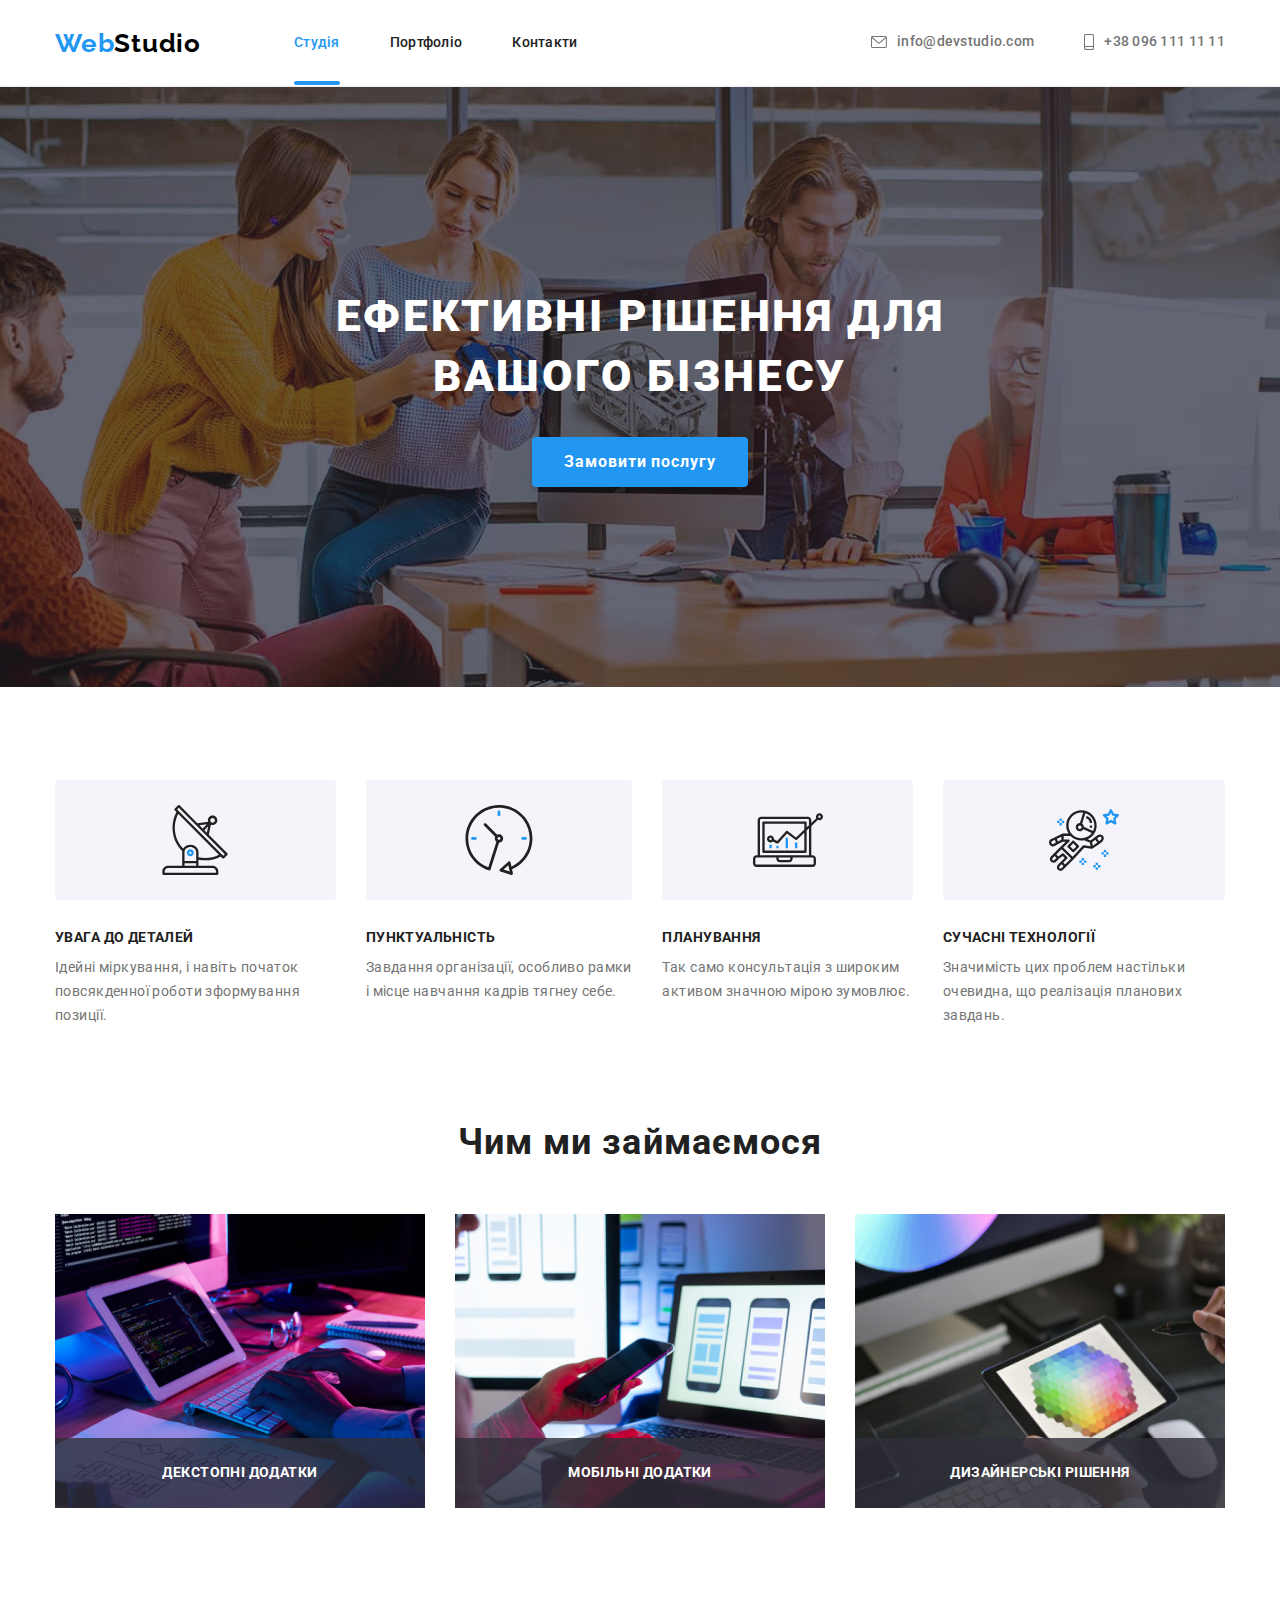
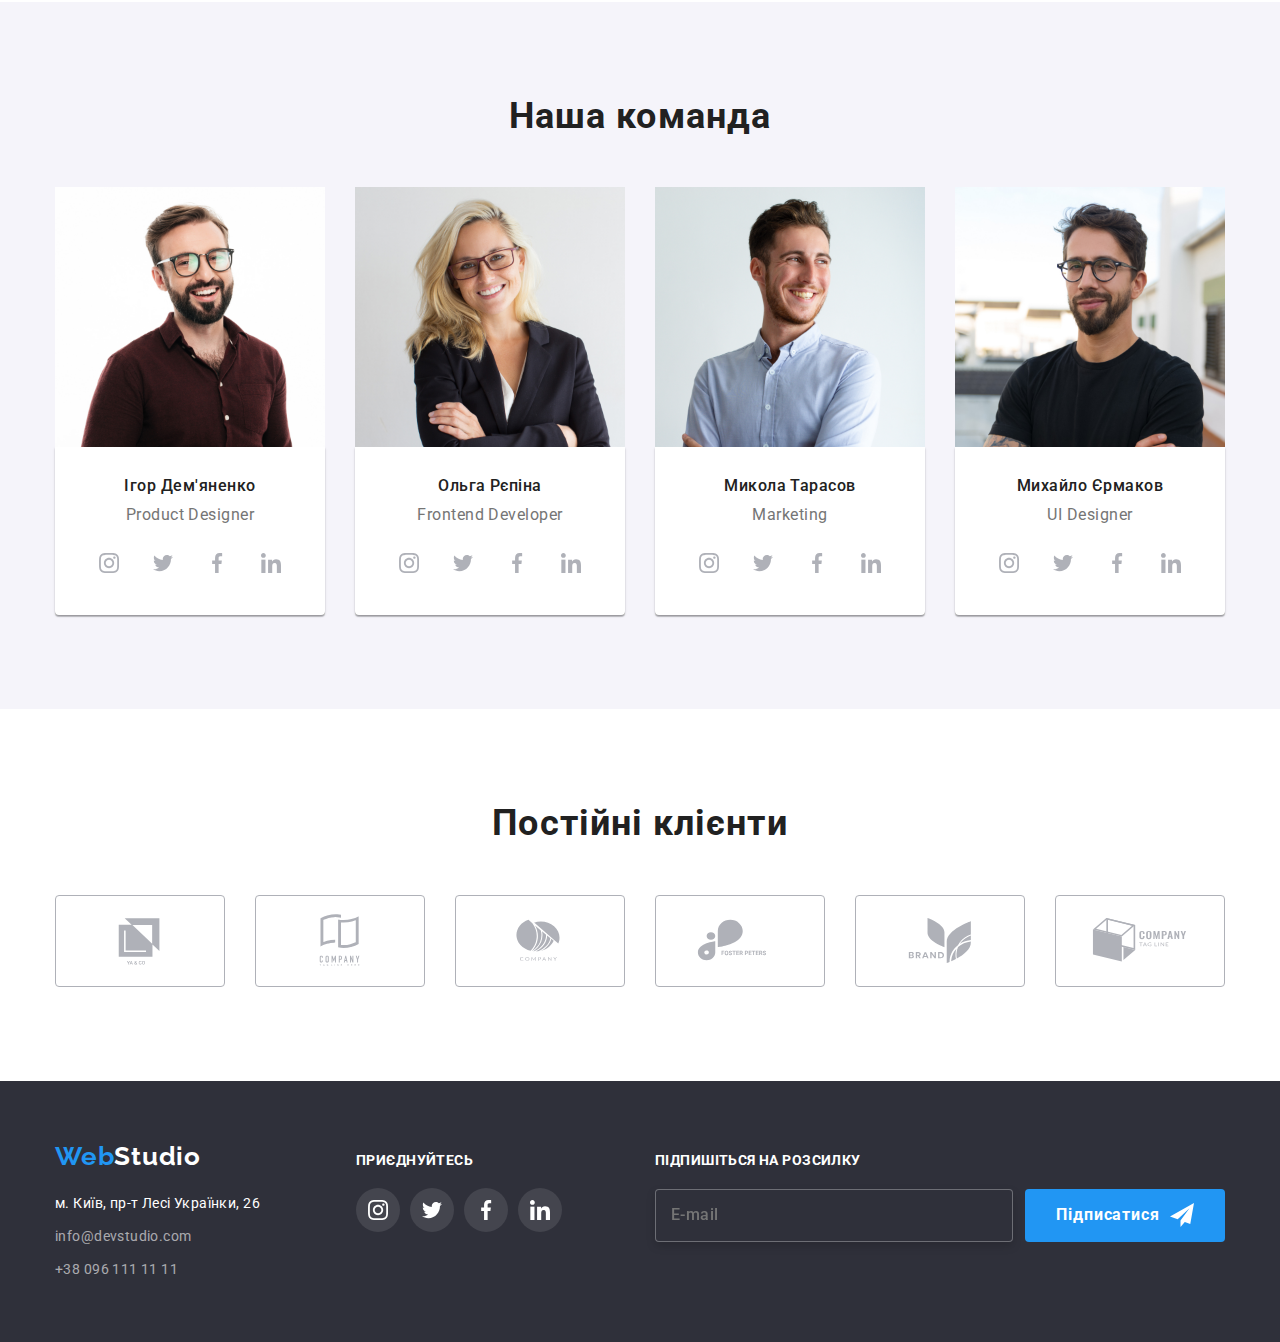
<file: index.html>
<!DOCTYPE html>
<html lang="en">
<head>
  <meta charset="UTF-8">
  <meta http-equiv="X-UA-Compatible" content="IE=edge">
  <meta name="viewport" content="width=device-width, initial-scale=1.0">
  <title>Студія</title>
  <link rel="preconnect" href="https://fonts.googleapis.com">
  <link rel="preconnect" href="https://fonts.gstatic.com" crossorigin>
  <link href="https://fonts.googleapis.com/css2?family=Raleway:wght@700&family=Roboto:wght@400;500;700;900&display=swap" rel="stylesheet">
  <link rel="stylesheet" href="https://cdnjs.cloudflare.com/ajax/libs/modern-normalize/1.1.0/modern-normalize.min.css"/>
  <link rel="stylesheet" href="./css/style.css"/>

</head>
<body>
<header class="header">
  <div class="container container-flex">
    <a class="logo" href="#" title="back to page">Web<span class="header-logo">Studio</span></a>
    <nav class="nav">
      <ul class="menuhead-content">
        <li class="menuhead-text">
          <a class="link active" href="#">Студія</a>
        </li>
        <li class="menuhead-text">
          <a class="link" href="./portfolio.html">Портфоліо</a>
        </li>
        <li class="menuhead-text">
          <a class="link" href="#">Контакти</a>
        </li>
      </ul>
    </nav>
    <ul class="info-content">
      <li class="info-text">
        <a class="link-text" href="mailto:info@devstudio.com" style="text-decoration: none">
          <svg class="mail-icon" width="16" height="12">
           <use href="./Image/icons.svg#icon-envelope"></use>
          </svg>info@devstudio.com
        </a>
      </li>
      <li class="info-text">
        <a class="link-text" href="tel:+380961111111" style="text-decoration: none">
          <svg class="telephone-icon" width="10" height="16">
           <use href="./Image/icons.svg#icon-smartphone"></use>
         </svg>+38 096 111 11 11
        </a>
      </li>
    </ul>
  </div> 
</header>
<main class="main">
<section class="section hat-section">
  <div class="container">
    <h1 class="hat-title">Ефективні рішення для вашого бізнесу</h1>
    <button class="button" type="button" data-modal-open>Замовити послугу</button>
  </div>
</section>
<section class="section">
  <div class="container">
    <h2 class="hidden">Нащі переваги</h2>
    <ul class="advances-content">
      <li class="advances-item">
        <div class="icon-box">
          <svg class="icon" width="70" height="70">
            <use href="./Image/icons.svg#icon-antenna"></use>
          </svg>
        </div>
        <h3 class="advances-title">Увага до деталей</h3>
        <p class="advances-text">
          Ідейні міркування, і навіть початок повсякденної роботи зформування позиції.
        </p>
      </li>
      <li class="advances-item">
        <div class="icon-box">
          <svg class="icon" width="70" height="70">
            <use href="./Image/icons.svg#icon-clock"></use>
          </svg>
        </div>
        <h3 class="advances-title">Пунктуальність</h3>
        <p class="advances-text">
          Завдання організації, особливо рамки і місце навчання кадрів тягнеу себе.
        </p>
      </li>
      <li class="advances-item">
        <div class="icon-box">
          <svg class="icon" width="70" height="70">
            <use href="./Image/icons.svg#icon-diagram"></use>
          </svg>
        </div>
        <h3 class="advances-title">Планування</h3>
        <p class="advances-text">
          Так само консультація з широким активом значною мірою зумовлює.
        </p>
      </li>
      <li class="advances-item">
        <div class="icon-box">
          <svg class="icon" width="70" height="70">
            <use href="./Image/icons.svg#icon-astronaut"></use>
          </svg>
        </div>
        <h3 class="advances-title">Сучасні технології</h3>
        <p class="advances-text">
          Значимість цих проблем настільки очевидна, що реалізація планових завдань.
        </p>
      </li>
    </ul>
  </div>
</section>
<section class="section about-us-section">
  <div class="container">
    <h2 class="about-us-title">Чим ми займаємося</h2>
    <ul class="about-us-content">
      <li class="about-us-img">
        <img
          class="fit-img"
          src="./Image/img(0).jpg"
          alt="first-picture" width="370" height="294"
        />
        <div class="about-us-container">
          <h3 class="about-us-text">Декстопні додатки</h3>
        </div>
      </li>
      <li class="about-us-img">
        <img
          class="fit-img"
          src="./Image/img(1).jpg"
          alt="second-picture" width="370" height="294"
        />
        <div class="about-us-container">
          <h3 class="about-us-text">Мобільні додатки</h3>
        </div>
      </li>
      <li class="about-us-img">
        <img
          class="fit-img"
          src="./Image/img(2).jpg"
          alt="third-picture" width="370" height="294"
        />
        <div class="about-us-container">
          <h3 class="about-us-text">Дизайнерські рішення</h3>
        </div>
      </li>
    </ul>
  </div>
</section>
<section class="section section-team">
  <div class="container">
    <h2 class="team-title">Наша команда</h2>
    <ul class="team-content">
      <li class="team-item">
        <img class="team-img" src="./Image/img1.jpg" alt="Igor" width="270px" height="260"/>
        <div class="team-container">
          <h3 class="team-name">Ігор Дем'яненко</h3>
          <p class="team-text">Product Designer</p>
          <ul class="social-icons">
            <li class="social-item">
              <a class="social-link" href="#" target="_blank" rel="noopener noreferrer">
               <svg class="social-icon" width="20" height="20">
                 <use href="./Image/icons.svg#icon-instagram"></use>
               </svg>
              </a>
            </li>
            <li class="social-item">
              <a class="social-link" href="#" target="_blank" rel="noopener noreferrer">
               <svg class="social-icon" width="20" height="20">
                 <use href="./Image/icons.svg#icon-twitter"></use>
               </svg>
              </a>
            </li>
            <li class="social-item">
              <a class="social-link" href="#" target="_blank" rel="noopener noreferrer">
                <svg class="social-icon" width="20" height="20">
                  <use href="./Image/icons.svg#icon-facebook"></use>
                </svg>
              </a>
            </li>
            <li class="social-item">
              <a class="social-link" href="#" target="_blank" rel="noopener noreferrer">
                <svg class="social-icon" width="20" height="20">
                  <use href="./Image/icons.svg#icon-linkedin"></use>
                </svg>
              </a>
            </li>
          </ul>
        </div>
      </li>
      <li class="team-item">
        <img class="team-img" src="./Image/img2.jpg" alt="Olga" width="270px" height="260"/>
        <div class="team-container">
          <h3 class="team-name">Ольга Рєпіна</h3>
          <p class="team-text">Frontend Developer</p>
          <ul class="social-icons">
            <li class="social-item">
              <a class="social-link" href="#" target="_blank" rel="noopener noreferrer">
               <svg class="social-icon" width="20" height="20">
                 <use href="./Image/icons.svg#icon-instagram"></use>
               </svg>
              </a>
            </li>
            <li class="social-item">
              <a class="social-link" href="#" target="_blank" rel="noopener noreferrer">
               <svg class="social-icon" width="20" height="20">
                 <use href="./Image/icons.svg#icon-twitter"></use>
               </svg>
              </a>
            </li>
            <li class="social-item">
              <a class="social-link" href="#" target="_blank" rel="noopener noreferrer">
                <svg class="social-icon" width="20" height="20">
                  <use href="./Image/icons.svg#icon-facebook"></use>
                </svg>
              </a>
            </li>
            <li class="social-item">
              <a class="social-link" href="#" target="_blank" rel="noopener noreferrer">
                <svg class="social-icon" width="20" height="20">
                  <use href="./Image/icons.svg#icon-linkedin"></use>
                </svg>
              </a>
            </li>
          </ul>
        </div>
      </li>
      <li class="team-item">
        <img class="team-img" src="./Image/img3.jpg" alt="Mikola" width="270px" height="260"/>
        <div class="team-container">
          <h3 class="team-name">Микола Тарасов</h3>
          <p class="team-text">Marketing</p>
          <ul class="social-icons">
            <li class="social-item">
              <a class="social-link" href="#" target="_blank" rel="noopener noreferrer">
               <svg class="social-icon" width="20" height="20">
                 <use href="./Image/icons.svg#icon-instagram"></use>
               </svg>
              </a>
            </li>
            <li class="social-item">
              <a class="social-link" href="#" target="_blank" rel="noopener noreferrer">
               <svg class="social-icon" width="20" height="20">
                 <use href="./Image/icons.svg#icon-twitter"></use>
               </svg>
              </a>
            </li>
            <li class="social-item">
              <a class="social-link" href="#" target="_blank" rel="noopener noreferrer">
                <svg class="social-icon" width="20" height="20">
                  <use href="./Image/icons.svg#icon-facebook"></use>
                </svg>
              </a>
            </li>
            <li class="social-item">
              <a class="social-link" href="#" target="_blank" rel="noopener noreferrer">
                <svg class="social-icon" width="20" height="20">
                  <use href="./Image/icons.svg#icon-linkedin"></use>
                </svg>
              </a>
            </li>
          </ul>
        </div>
      </li>
      <li class="team-item">
        <img class="team-img" src="./Image/img4.jpg" alt="Mihaylo" width="270px" height="260"/>
        <div class="team-container">
          <h3 class="team-name">Михайло Єрмаков</h3>
          <p class="team-text">UI Designer</p>
          <ul class="social-icons">
            <li class="social-item">
              <a class="social-link" href="#" target="_blank" rel="noopener noreferrer">
               <svg class="social-icon" width="20" height="20">
                 <use href="./Image/icons.svg#icon-instagram"></use>
               </svg>
              </a>
            </li>
            <li class="social-item">
              <a class="social-link" href="#" target="_blank" rel="noopener noreferrer">
               <svg class="social-icon" width="20" height="20">
                 <use href="./Image/icons.svg#icon-twitter"></use>
               </svg>
              </a>
            </li>
            <li class="social-item">
              <a class="social-link" href="#" target="_blank" rel="noopener noreferrer">
                <svg class="social-icon" width="20" height="20">
                  <use href="./Image/icons.svg#icon-facebook"></use>
                </svg>
              </a>
            </li>
            <li class="social-item">
              <a class="social-link" href="#" target="_blank" rel="noopener noreferrer">
                <svg class="social-icon" width="20" height="20">
                  <use href="./Image/icons.svg#icon-linkedin"></use>
                </svg>
              </a>
            </li>
          </ul>
        </div>
      </li>
    </ul>
  </div>
</section>
<section class="section">
  <div class="container">
    <h2 class="clients-title">Постійні клієнти</h2>
    <ul class="clients-contend">
      <li class="clients-item">
        <a class="clients-link" href="#" target="_blank" rel="noopener noreferrer">
          <svg class="clients-icon" width="106" height="60">
            <use href="./Image/icons.svg#icon-Logo1"></use>
          </svg>
        </a>
      </li>
      <li class="clients-item">
        <a class="clients-link" href="#" target="_blank" rel="noopener noreferrer">
          <svg class="clients-icon" width="106" height="60">
            <use href="./Image/icons.svg#icon-Logo2"></use>
          </svg>
        </a>
      </li>
      <li class="clients-item">
        <a class="clients-link" href="#" target="_blank" rel="noopener noreferrer">
          <svg class="clients-icon" width="106" height="60">
            <use href="./Image/icons.svg#icon-Logo3"></use>
          </svg>
        </a>
      </li>
      <li class="clients-item">
        <a class="clients-link" href="#" target="_blank" rel="noopener noreferrer">
          <svg class="clients-icon" width="106" height="60">
            <use href="./Image/icons.svg#icon-Logo4"></use>
          </svg>
        </a>
      </li>
      <li class="clients-item">
        <a class="clients-link" href="#" target="_blank" rel="noopener noreferrer">
          <svg class="clients-icon" width="106" height="60">
            <use href="./Image/icons.svg#icon-Logo5"></use>
          </svg>
        </a>
      </li>
      <li class="clients-item">
        <a class="clients-link" href="#" target="_blank" rel="noopener noreferrer">
          <svg class="clients-icon" width="106" height="60">
            <use href="./Image/icons.svg#icon-Logo6"></use>
          </svg>
        </a>
      </li>
    </ul>
  </div>
</section>
</main>
<footer class="footer">
  <div class="container footer-conteiner">
    <div class="container-addres">
      <a class="footer-logo" href="#" title="back to page">Web<span class="logo-end">Studio</span></a>
      <address class="addres-section">
        <ul class="footer-content">
          <li class="address-text">
            <a class="link-adress-footer" href="https://goo.gl/maps/NG6mRqcDs6EhL1nE7">м. Київ, пр-т Лесі Українки, 26</a>
          </li>
          <li class="footer-text">
            <a class="link-footer" href="mailto:info@devstudio.com">info@devstudio.com</a>
          </li>
          <li class="footer-text">
            <a class="link-footer" href="tel:+380961111111">+38 096 111 11 11</a>
          </li>
        </ul>
      </address>
    </div>
    <div class="container-icon">
      <h3 class="footer-title">приєднуйтесь</h3>
      <ul class="footer-contend-icon">
        <li class="item-footer-icon">
          <a class="link-footer-icon" href="#" target="_blank" rel="noopener noreferrer">
            <svg class="footer-icon" width="20" height="20">
              <use href="./Image/icons.svg#icon-instagram"></use>
            </svg>
          </a>
        </li>
        <li class="item-footer-icon">
          <a class="link-footer-icon" href="#" target="_blank" rel="noopener noreferrer">
            <svg class="footer-icon" width="20" height="20">
              <use href="./Image/icons.svg#icon-twitter"></use>
            </svg>
          </a>
        </li>
        <li class="item-footer-icon">
          <a class="link-footer-icon" href="#" target="_blank" rel="noopener noreferrer">
            <svg class="footer-icon" width="20" height="20">
              <use href="./Image/icons.svg#icon-facebook"></use>
            </svg>
          </a>
        </li>
        <li class="item-footer-icon">
          <a class="link-footer-icon" href="#" target="_blank" rel="noopener noreferrer">
            <svg class="footer-icon" width="20" height="20">
              <use href="./Image/icons.svg#icon-linkedin"></use>
            </svg>
          </a>
        </li>
      </ul>
    </div>
    <div class="subscribe">
      <h3 class="subscribe-form-title">Підпишіться на розсилку</h3>
      <form class="subscribe-form">
        <div class="email-form">
          <label for="email"></label>
          <input class="subscribe-form-input"  type="email" name="email" placeholder="E-mail"/>
        </div>
        <button type="submit" class="subscribe-btn">Підписатися
          <svg class="subscribe-form-icon" width="24" height="24">
            <use href="./Image/icons.svg#icon-send"></use>
          </svg>
        </button>
      </form>
    </div>
  </div>
</div>
</footer>
<div class="backdrop is-hidden" data-modal>
  <div class="modal">
    <button class="modal-button" type="button" data-modal-close>
      <svg class="clients-icon" width="18" height="18">
        <use href="./Image/icons.svg#icon-close-black-18dp"></use>
      </svg>
    </button>
    <strong class="register-form-title">
      Залиште свої дані, ми вам передзвонимо
    </strong>
    <form class="register-form" name="register-form">
      <div class="register-form-group" role="group">
        <label class="register-form-field">
          <span class="register-form-label">Ім'я</span>
          <input class="register-form-input"
            type="text" 
            name="name"
            required  
          />
          <svg class="register-form-icon" width="18" height="18">
            <use href="./Image/icons.svg#person"></use>
          </svg>
        </label>
     
        <label class="register-form-field">
          <span class="register-form-label">Телефон</span>
          <input class="register-form-input" 
          type="tel" 
          name="tel"
          required 
          />
          <svg class="register-form-icon" width="18" height="18" >
            <use href="./Image/icons.svg#phone"></use>
          </svg>
        </label>

        <label class="register-form-field">
          <span class="register-form-label">Пошта</span>
          <input class="register-form-input"
            type="email" 
            name="email" 
            required 
          />
          <svg class="register-form-icon" width="18" height="18" >
            <use href="./Image/icons.svg#email"></use>
          </svg>
        </label>

        <label class="register-form-field">
          <span class="register-form-label">Коментар</span>
          <textarea class="register-form-message"
            name="comment" 
            placeholder="Введіть текст"
          ></textarea>
        </label>
      </div>
    
      <label class="register-form-agreement">
        <input class="register-form-checkbox hidden" type="checkbox" name="agreement" id=""/>
        <svg class="register-form-icons" width="16" height="15">
          <use class="icon-checked" href="./Image/icons.svg#vector-check"></use>
          <use class="icon-unchecked" href="./Image/icons.svg#vector"></use>
        </svg>
        <span class="register-form-text">
          Погоджуюся з розсилкою та приймаю
          <a class="register-form-link" href="./"
          target="_blank"
          rel="noopener noreferrer">
            Умови договору
          </a>
        </span>
      </label>
      <button class="register-form-btn" type="submit">
        Відправити
      </button>
    </form>
  </div>
</div>
<script src="./js/modal.js"></script>
</body>
</html>
</file>
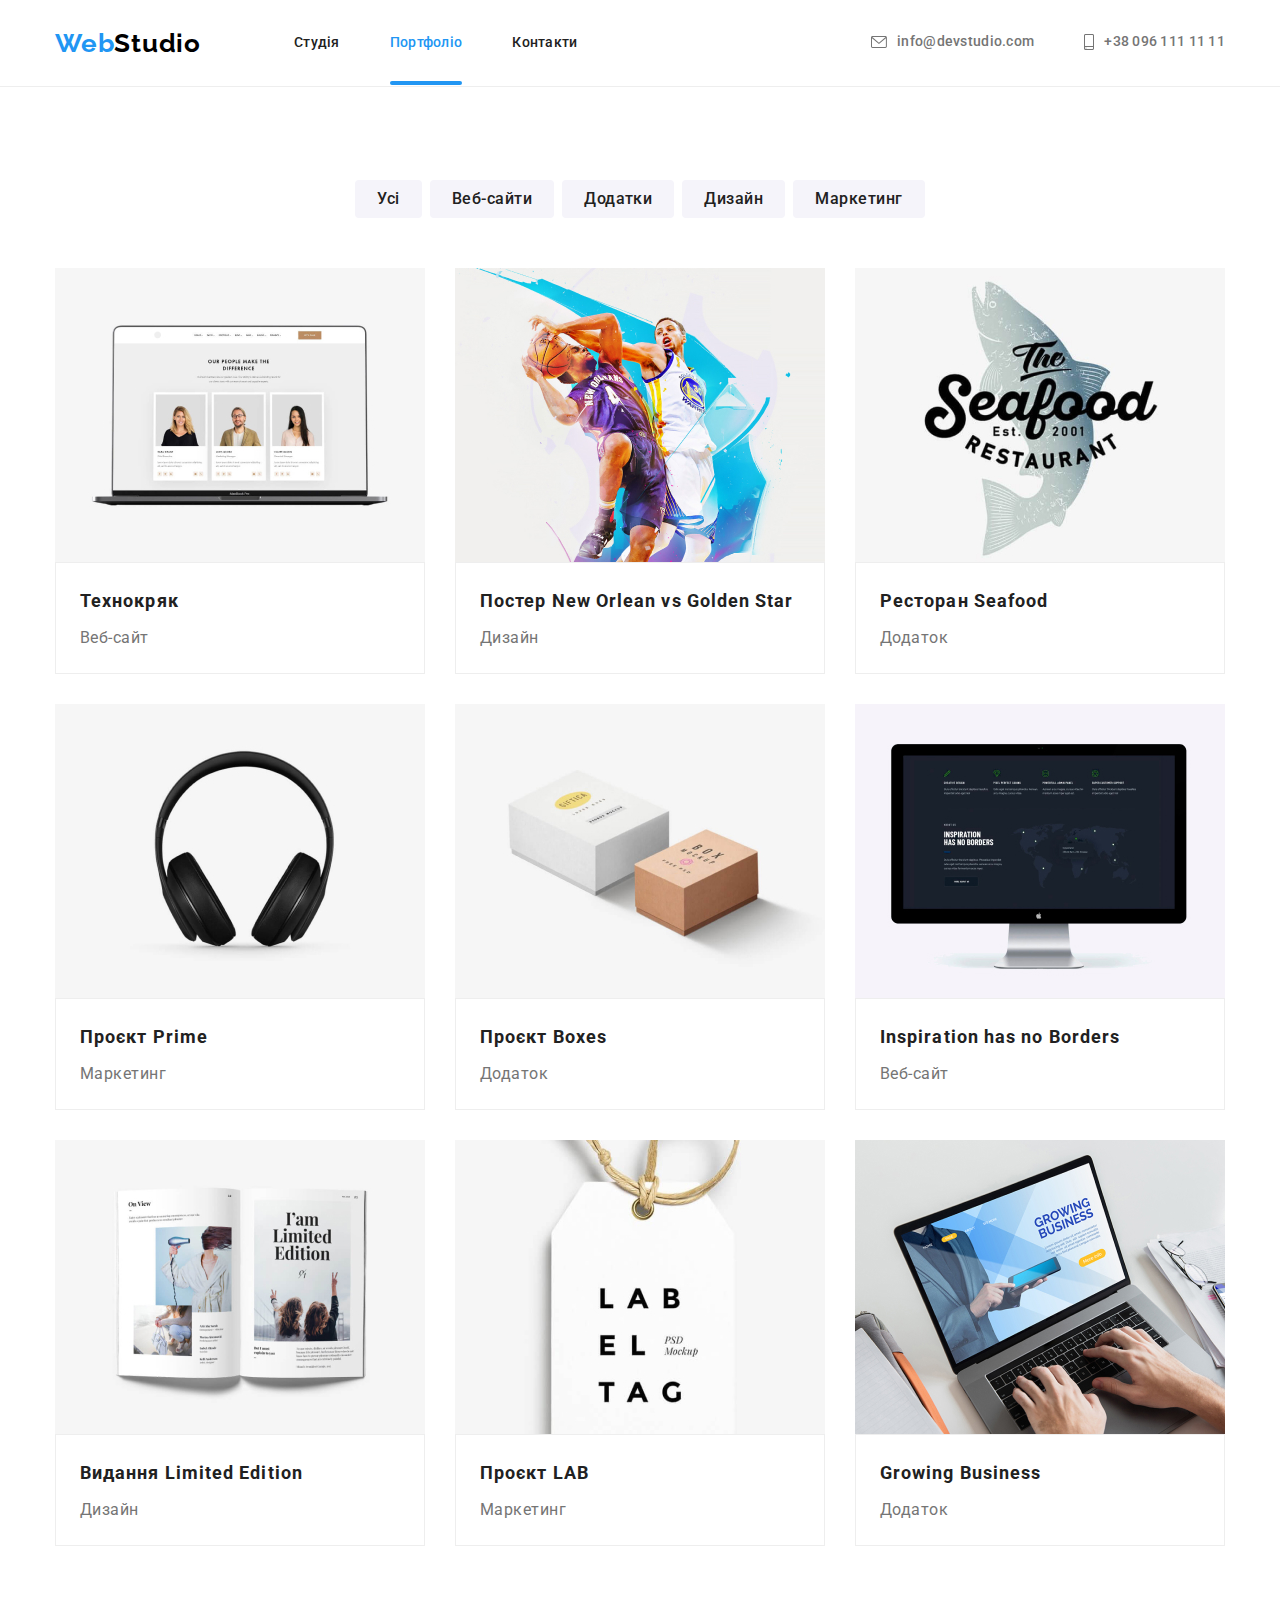
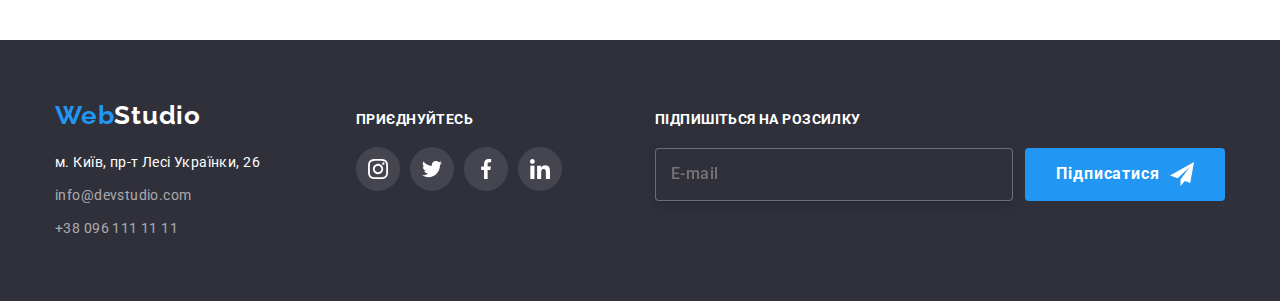
<file: portfolio.html>
<!DOCTYPE html>
<html lang="en">
<head>
  <meta charset="UTF-8">
  <meta http-equiv="X-UA-Compatible" content="IE=edge">
  <meta name="viewport" content="width=device-width, initial-scale=1.0">
  <title>portfolio</title>
  <link rel="preconnect" href="https://fonts.googleapis.com">
  <link rel="preconnect" href="https://fonts.gstatic.com" crossorigin>
  <link href="https://fonts.googleapis.com/css2?family=Raleway:wght@700&family=Roboto:wght@400;500;700;900&display=swap" rel="stylesheet">
  <link rel="stylesheet" href="https://cdnjs.cloudflare.com/ajax/libs/modern-normalize/1.1.0/modern-normalize.min.css"/>
  <link rel="stylesheet" href="./css/style.css"/>
</head>
<body>
  <header class="header">
    <div class="container container-flex">
      <a class="logo" href="#" title="back to page">Web<span class="header-logo">Studio</span></a>
      <nav class="nav">
        <ul class="menuhead-content">
          <li class="menuhead-text">
            <a class="link" href="./index.html">Студія</a>
          </li>
          <li class="menuhead-text">
            <a class="link active" href="./portfolio.html">Портфоліо</a>
          </li>
          <li class="menuhead-text">
            <a class="link" href="#">Контакти</a>
          </li>
        </ul>
      </nav>
      <ul class="info-content">
        <li class="info-text">
          <a class="link-text" href="mailto:info@devstudio.com" style="text-decoration: none">
            <svg class="mail-icon" width="16" height="12">
             <use href="./Image/icons.svg#icon-envelope"></use>
            </svg>info@devstudio.com
          </a>
        </li>
        <li class="info-text">
          <a class="link-text" href="tel:+380961111111" style="text-decoration: none">
            <svg class="telephone-icon" width="10" height="16">
             <use href="./Image/icons.svg#icon-smartphone"></use>
           </svg>+38 096 111 11 11
          </a>
        </li>
      </ul>
    </div>
  </header>
<main>
<section class="section">
  <div class="container">
    <h1 class="hidden">Portfolio</h1>
    <ul class="filter-contend">
      <li class="filter-item">
        <button class="button-filter" type="button">Усі</button>
      </li>
      <li class="filter-item">
        <button class="button-filter" type="button">Веб-сайти</button>
      </li>
      <li class="filter-item">
        <button class="button-filter" type="button">Додатки</button>
      </li>
      <li class="filter-item">
        <button class="button-filter" type="button">Дизайн</button>
      </li>
      <li class="filter-item">
        <button class="button-filter" type="button">Маркетинг</button>
      </li>
    </ul>
    <ul class="portfolio-content">
        <li class="portfolio-item">
          <a class="portfolio-link"href="#">
            <div class="team-thumb">
              <img class="portfolio-img" src="./Image/img/img(1).jpg" alt="picture" width="370px;" height="294px;">
              <div class="overlay">
                <p class="overlay-text">
                  Ресурс пропонує комплексні пропозиції 
                  з різним рівнем функціоналу та сервісів. 
                  Все це дозволить відвідувачу отримати вичерпні 
                  відомості про компанію чи приватну особу.
                </p>
              </div>
            </div>
            <div class="container-text">
              <h2 class="portfolio-title">Технокряк</h2>
              <p class="portfolio-text">Веб-сайт</p>
            </div>
          </a>
        </li>
      <li class="portfolio-item card-set-item">
        <a class="portfolio-link"href="#">
          <div class="team-thumb">
            <img class="portfolio-img" src="./Image/img/img(2).jpg" alt="picture" width="370px;" height="294px;">
            <div class="overlay">
              <p class="overlay-text">
                Ресурс пропонує комплексні пропозиції 
                з різним рівнем функціоналу та сервісів. 
                Все це дозволить відвідувачу отримати вичерпні 
                відомості про компанію чи приватну особу.
              </p>
            </div>
          </div>
          <div class="container-text">
            <h2 class="portfolio-title">Постер New Orlean vs Golden Star</h2>
            <p class="portfolio-text">Дизайн</p>
          </div>
        </a>
      </li>
      <li class="portfolio-item card-set-item">
        <a class="portfolio-link"href="#">
          <div class="team-thumb">
            <img class="portfolio-img" src="./Image/img/img(3).jpg" alt="picture" width="370px;" height="294px;">
            <div class="overlay">
              <p class="overlay-text">
                Ресурс пропонує комплексні пропозиції 
                з різним рівнем функціоналу та сервісів. 
                Все це дозволить відвідувачу отримати вичерпні 
                відомості про компанію чи приватну особу.
              </p>
            </div>
          </div>
          <div class="container-text">
            <h2 class="portfolio-title">Ресторан Seafood</h2>
            <p class="portfolio-text">Додаток</p>
          </div>
        </a>
      </li>
      <li class="portfolio-item card-set-item">
        <a class="portfolio-link"href="#">
          <div class="team-thumb">
            <img class="portfolio-img" src="./Image/img/img(4).jpg" alt="picture" width="370px;" height="294px;">
            <div class="overlay">
              <p class="overlay-text">
                Ресурс пропонує комплексні пропозиції 
                з різним рівнем функціоналу та сервісів. 
                Все це дозволить відвідувачу отримати вичерпні 
                відомості про компанію чи приватну особу.
              </p>
            </div>
          </div>
          <div class="container-text">
            <h2 class="portfolio-title">Проєкт Prime</h2>
            <p class="portfolio-text">Маркетинг</p>
          </div>
        </a>
      </li>
      <li class="portfolio-item card-set-item">
        <a class="portfolio-link"href="#">
          <div class="team-thumb">
            <img class="portfolio-img" src="./Image/img/img(5).jpg" alt="picture" width="370px;" height="294px;">
            <div class="overlay">
              <p class="overlay-text">
                Ресурс пропонує комплексні пропозиції 
                з різним рівнем функціоналу та сервісів. 
                Все це дозволить відвідувачу отримати вичерпні 
                відомості про компанію чи приватну особу.
              </p>
            </div>
          </div>
          <div class="container-text">
            <h2 class="portfolio-title">Проєкт Boxes</h2>
            <p class="portfolio-text">Додаток</p>
          </div>
        </a>
      </li>
      <li class="portfolio-item card-set-item">
        <a class="portfolio-link"href="#">
          <div class="team-thumb">
            <img class="portfolio-img" src="./Image/img/img(6).jpg" alt="picture" width="370px;" height="294px;">
            <div class="overlay">
              <p class="overlay-text">
                Ресурс пропонує комплексні пропозиції 
                з різним рівнем функціоналу та сервісів. 
                Все це дозволить відвідувачу отримати вичерпні 
                відомості про компанію чи приватну особу.
              </p>
            </div>
          </div>
          <div class="container-text">
            <h2 class="portfolio-title">Inspiration has no Borders</h2>
            <p class="portfolio-text">Веб-сайт</p>
          </div>
        </a>
      </li>
      <li class="portfolio-item card-set-item">
        <a class="portfolio-link"href="#">
          <div class="team-thumb">
            <img class="portfolio-img" src="./Image/img/img(7).jpg" alt="picture" width="370px;" height="294px;">
            <div class="overlay">
              <p class="overlay-text">
                Ресурс пропонує комплексні пропозиції 
                з різним рівнем функціоналу та сервісів. 
                Все це дозволить відвідувачу отримати вичерпні 
                відомості про компанію чи приватну особу.
              </p>
            </div>
          </div>
          <div class="container-text">
            <h2 class="portfolio-title">Видання Limited Edition</h2>
            <p class="portfolio-text">Дизайн</p>
          </div>
        </a>
      </li>
      <li class="portfolio-item card-set-item">
        <a class="portfolio-link"href="#">
          <div class="team-thumb">
            <img class="portfolio-img" src="./Image/img/img(8).jpg" alt="picture" width="370px;" height="294px;">
            <div class="overlay">
              <p class="overlay-text">
                Ресурс пропонує комплексні пропозиції 
                з різним рівнем функціоналу та сервісів. 
                Все це дозволить відвідувачу отримати вичерпні 
                відомості про компанію чи приватну особу.
              </p>
            </div>
          </div>
          <div class="container-text">
            <h2 class="portfolio-title">Проєкт LAB</h2>
            <p class="portfolio-text">Маркетинг</p>
          </div>
        </a>
      </li>
      <li class="portfolio-item card-set-item">
        <a class="portfolio-link"href="#">
                      <div class="team-thumb">
              <img class="portfolio-img" src="./Image/img/img(9).jpg" alt="picture" width="370px;" height="294px;">
              <div class="overlay">
                <p class="overlay-text">
                  Ресурс пропонує комплексні пропозиції 
                  з різним рівнем функціоналу та сервісів. В
                  се це дозволить відвідувачу отримати вичерпні 
                  відомості про компанію чи приватну особу.
                </p>
              </div>
            </div>
          <div class="container-text">
            <h2 class="portfolio-title">Growing Business</h2>
            <p class="portfolio-text">Додаток</p>
          </div>
        </a>
      </li>
    </ul>
  </div>
</section>
</main>
<footer class="footer">
  <div class="container footer-conteiner">
    <div class="container-addres">
      <a class="footer-logo" href="#" title="back to page">Web<span class="logo-end">Studio</span></a>
      <address class="addres-section">
        <ul class="footer-content">
          <li class="address-text">
            <a class="link-adress-footer" href="https://goo.gl/maps/NG6mRqcDs6EhL1nE7">м. Київ, пр-т Лесі Українки, 26</a>
          </li>
          <li class="footer-text">
            <a class="link-footer" href="mailto:info@devstudio.com">info@devstudio.com</a>
          </li>
          <li class="footer-text">
            <a class="link-footer" href="tel:+380961111111">+38 096 111 11 11</a>
          </li>
        </ul>
      </address>
    </div>
    <div class="container-icon">
      <h3 class="footer-title">приєднуйтесь</h3>
      <ul class="footer-contend-icon">
        <li class="item-footer-icon">
          <a class="link-footer-icon" href="#" target="_blank" rel="noopener noreferrer">
            <svg class="footer-icon" width="20" height="20">
              <use href="./Image/icons.svg#icon-instagram"></use>
            </svg>
          </a>
        </li>
        <li class="item-footer-icon">
          <a class="link-footer-icon" href="#" target="_blank" rel="noopener noreferrer">
            <svg class="footer-icon" width="20" height="20">
              <use href="./Image/icons.svg#icon-twitter"></use>
            </svg>
          </a>
        </li>
        <li class="item-footer-icon">
          <a class="link-footer-icon" href="#" target="_blank" rel="noopener noreferrer">
            <svg class="footer-icon" width="20" height="20">
              <use href="./Image/icons.svg#icon-facebook"></use>
            </svg>
          </a>
        </li>
        <li class="item-footer-icon">
          <a class="link-footer-icon" href="#" target="_blank" rel="noopener noreferrer">
            <svg class="footer-icon" width="20" height="20">
              <use href="./Image/icons.svg#icon-linkedin"></use>
            </svg>
          </a>
        </li>
      </ul>
    </div>
    <div class="subscribe">
      <h3 class="subscribe-form-title">Підпишіться на розсилку</h3>
      <form class="subscribe-form">
        <div class="email-form">
          <label for="email"></label>
          <input class="subscribe-form-input"  type="email" name="email" placeholder="E-mail"/>
        </div>
        <button type="submit" class="subscribe-btn">Підписатися
          <svg class="subscribe-form-icon" width="24" height="24">
            <use href="./Image/icons.svg#icon-send"></use>
          </svg>
        </button>
      </form>
    </div>
  </div>
</footer>
</body>
</html>
</file>
<file: css/style.css>
body {
  font-family: 'Roboto', sans-serif;

}
:root{
  --color1: #2196F3;
  --color2: #757575;
  --color3: #212121;
  --color4: #FFFFFF;
  --color5: #F5F5F5;
  --color6: #2F303A;
  --color7: #F5F4FA;
  --color8: #EEEEEE;
  --color9: #AFB1B8;
  --font-size1: 14px;
  --font-size2: 16px;
  --font-size3: 26px;
  --font-size4: 36px;
  --font-weight1: 500;
  --font-weight2: 700;
  --cubic-bezier: cubic-bezier(0.4, 0, 0.2, 1);
}


.link:focus,
.link:hover {
  color: var(--color1);
  transition: 250ms;
}

.social-link:hover,
.social-link:focus {
  background: var(--color1);
  fill: var(--color4);
}

.clients-link:hover,
.clients-link:focus {
  fill: var(--color1);
  border: 1px solid var(--color1);
}

.mail-icon:hover,
.mail-icon:focus,
.telephone-icon:hover,
.telephone-icon:focus {
  fill: var(--color1);
}

.link-text:hover,
.link-text:focus {
  color: var(--color1);
  fill: var(--color1);
}

.link-footer:hover,
.link-footer:focus,
.link-adress-footer:hover,
.link-adress-footer:focus {
  color: var(--color1);
}

.link-footer-icon:hover,
.link-footer-icon:focus {
  background: var(--color1);
}

.button-filter:focus,
.button-filter:hover {
  background: var(--color1);
  color: var(--color4);
  box-shadow: 0px 3px 1px rgba(0, 0, 0, 0.1), 0px 1px 2px rgba(0, 0, 0, 0.08), 0px 2px 2px rgba(0, 0, 0, 0.12);
  border-radius: 4px;

}

.portfolio-item:focus, 
.portfolio-item:hover {
  border: 1px solid color var(--color8);
}

.portfolio-link:focus,
.portfolio-link:hover {
  box-shadow: 0px 1px 1px rgba(0, 0, 0, 0.12), 0px 4px 4px rgba(0, 0, 0, 0.06), 1px 4px 6px rgba(0, 0, 0, 0.16);
}

.clients-icon:hover {
 fill: var(--color1);
}

ul {
  padding-inline-start: 0;
  list-style: none;
  margin: 0;
}

h1,h2,h3,p {
  margin: 0;
  padding: 0;
}

.hidden {
  width: 1px;
  height: 1px;
  margin: -1px;
  border: 0;
  padding: 0;

  white-space: nowrap;
  clip-path: inset(100%);
  clip:rect(0 0 0 0);
  overflow: hidden;
}

.container {
  width: 1200px;
  padding: 0 15px;
  margin: 0 auto;
}

.section {
  padding: 94px 0;
}

.header {
  border-bottom: 1px solid var(--color8);
}

.container-flex {
  display: flex;
  align-items: center;
}

.logo {
  font-family: 'Raleway';
  font-weight: var(--font-weight2);
  font-size: var(--font-size3);
  color: var(--color1);

  line-height: 1.19;
  letter-spacing: 0.03em;
  text-decoration: none;
}

.header-logo {
  color: #000000;
}

.nav {
  margin-left: 93px;
}

.menuhead-content {
  display: flex;
}

.menuhead-content .menuhead-text + .menuhead-text {
  margin-left: 50px;
}

.info-content {
  display: flex;
  margin-left: auto;
  padding-top: 32px;
  padding-bottom: 32px;
}

.info-content .info-text + .info-text {
  margin-left: 50px;
}

.link {
  position: relative;
  padding-top: 32px;
  padding-bottom: 32px;

  font-weight: var(--font-weight1);
  font-size: var(--font-size1);
  color: var(--color3);
 
  line-height: 1.4;
  letter-spacing: 0.02em;
  text-decoration: none;
  transition: color 250ms var(--cubic-bezier);
}

.link.active {
  color: var(--color1);
}

.active::after {
  position: absolute;
  left: 0;
  bottom: -3px;
  width: 100%;
  height: 4px;
  
  background-color: var(--color1);
  border-radius: 2px;
  content: "";
}

.link-text {
  display: inline-flex;
  align-items: center;

  font-weight: var(--font-weight1);
  font-size: var(--font-size1);
  color: var(--color2);
  fill: var(--color2);
  transition: fill 250ms var(--cubic-bezier), color 250ms var(--cubic-bezier);
  
  line-height: 1.4;
  letter-spacing: 0.02em;
}

.hat-section {
  max-width: 1600px;
  margin-left: auto;
  margin-right: auto;
  padding: 200px 0;
  text-align: center;
  background: var(--color6);
  background-image: linear-gradient( rgba(47, 48, 58, 0.4),rgba(47, 48, 58, 0.4)), url(../Image/Imghead.jpg);
  background-position: center;
  background-repeat: no-repeat;
  background-size: cover;
}

.hat-title {
  margin: 0 auto 30px;
  width: 696px;
  height: 120px;
  font-weight: 900;
  font-size: 44px;
  line-height: 1.36;
  letter-spacing: 0.06em;
  color: var(--color4);
  text-transform: uppercase;
  text-align: center;
}

.button {
  padding: 10px 32px;
  text-align: center;
  
  font-weight: var(--font-weight2);
  font-size: var(--font-size2);
  line-height: 1.87;
  color: var(--color4);
  letter-spacing: 0.06em;
  background: var(--color1);
  cursor: pointer;
  box-shadow: 0px 4px 4px rgba(0, 0, 0, 0.15);
  border-radius: 4px;
}

button {
 border: none;
}

.advances-content{
  display: flex;
}


.advances-content .advances-item + .advances-item {
  margin-left: 30px;
}

.advances-title {
  margin-bottom: 10px;
  font-weight: var(--font-weight2);
  font-size: var(--font-size1);
  line-height: 1.14;
  letter-spacing: 0.03em;
  color: var(--color3);
  text-transform: uppercase;
}

.advances-text {
  font-size: var(--font-size1);
  line-height: 1.71;
  letter-spacing: 0.03em;
  color: var(--color2);

}

.about-us-section {
padding-top: 0;
}

.about-us-title,
.team-title,
.clients-title {
  margin-bottom: 50px;
  font-weight: var(--font-weight2);
  font-size: var(--font-size4);
  color: var(--color3);

  line-height: 1.16;
  letter-spacing: 0.03em;
  text-align: center;
}

.about-us-container {
  display: flex;
  align-items: center;
  justify-content: center;
  height: 70px;

  position: absolute;
  left: 0;
  bottom: 0;
  width: 370px;
  background-color:rgba(47, 48, 58, 0.8);
  
}

.about-us-text {
  font-weight: var(--font-weight2);
  font-size: var(--font-size1);
  line-height: 1.14;
  letter-spacing: 0.03em;
  text-transform: uppercase;
  color: var(--color4);
}

.about-us-content {
  display: flex;
  gap: 30px;
}

.about-us-img {
  position: relative;
}

.fit-img {
  display: block;
  max-width: 100%;
  height: auto;
}

.section-team {
  background-color: var(--color7);

}

.team-item {
  background: var(--color4);
}


.team-content {
  display: flex;
}

.team-content .team-item + .team-item {
  margin-left: 30px;
}

.team-img {
  display: block;
  max-width: 100%;
  height: auto;
}

.team-container {
  padding-top: 30px;
  padding-bottom: 30px;
  box-shadow: 0px 1px 3px rgba(0, 0, 0, 0.12), 0px 1px 1px rgba(0, 0, 0, 0.14), 0px 2px 1px rgba(0, 0, 0, 0.2);
  border-radius: 0px 0px 4px 4px;
}

.team-name {
  margin-bottom: 10px;
  font-weight: var(--font-weight1);
  font-size: var(--font-size2);
  color: var(--color3);
  
  text-align: center;
  line-height: 1.18;
  letter-spacing: 0.03em;
}

.team-text {
  margin-bottom: 16px;

  font-size: var(--font-size2);
  color: var(--color2);

  text-align: center;
  line-height: 1.18;
  letter-spacing: 0.03em;
}

.team-thumb {
position: relative;
overflow: hidden;
}

.overlay {
  position: absolute;
  top: 0;
  left: 0;
  transform: translateY(100%);
  transition: transform 250ms cubic-bezier(0.4, 0, 0.2, 1);
 
  width: 100%;
  height: 100%;
 
  display: flex;
  align-items: center;
  justify-content: center;
  padding: 63px 24px;

  background-color: rgba(33, 150, 243, 0.9);
}

.overlay-text {
  font-size: 18px;
  line-height: 1.55;
  letter-spacing: 0.03em;
  color: var(--color4);
}

.footer {
  padding-top: 60px;
  padding-bottom: 60px;
  background: var(--color6);
}

.footer-logo {
  display: inline-block;
  margin-bottom: 20px;

  font-family: 'Raleway';
  font-weight: var(--font-weight2);
  font-size: var(--font-size3);
  color: var(--color1);

  line-height: 1.19;
  letter-spacing: 0.03em;
  text-decoration: none;
}

.logo-end {
  color: var(--color4);
}

.address-text {
  margin-bottom: 9px;
  font-style: normal;
  font-size: var(--font-size1);
  color: var(--color4);

  line-height: 1.71;
  letter-spacing: 0.03em;
}

.link-adress-footer {
  color: var(--color4);
  text-decoration: none;
  transition: color 250ms var(--cubic-bezier);
}

.footer-text {
  margin-bottom: 9px;
  font-style: normal;
  font-size: var(--font-size1);
  color: rgba(255, 255, 255, 0.6);

  line-height: 1.71;
  letter-spacing: 0.03em;
}

.footer-content :last-child {
  margin-bottom: 0;
}

.link-footer {
  color: rgba(255, 255, 255, 0.6);
  text-decoration: none;
  transition: color 250ms var(--cubic-bezier);
}

.button-filter {
  padding: 6px 22px;
 
  font-weight:var(--font-weight1); 
  font-size: var(--font-size2);
  background-color: var(--color7);
  color: var(--color3);

  line-height: 1.62;
  text-align: center; 
  letter-spacing: 0.03em;
  border-radius: 4px; 
  cursor: pointer;
  transition: color 250ms var(--cubic-bezier), background-color 250ms var(--cubic-bezier),box-shadow 250ms var(--cubic-bezier);
}

.portfolio-link {
  display: block;
  text-decoration: none;
  transition: box-shadow 250ms var(--cubic-bezier);
}

.portfolio-link:focus .overlay,
.portfolio-link:hover .overlay {
  transform: translateY(0);
}

.portfolio-img{
  display: block;
  max-width: 100%;
  height: auto;
}

.portfolio-title {
  margin-bottom: 4px;
  font-weight: var(--font-weight2);
  color: var(--color3);
  font-size: 18px;

  line-height: 2;
  letter-spacing: 0.06em;
}

.portfolio-text {
  font-size: var(--font-size2);
  color: var(--color2);

  line-height: 1.87;
  letter-spacing: 0.03em;
}

.filter-contend {
  display: flex;
  justify-content: center;
  margin-bottom: 50px;
}

.filter-contend .filter-item + .filter-item {
  margin-left: 8px;
}

.portfolio-content {
  display: flex;
  flex-wrap: wrap;
  gap: 30px;
}

.container-text{
  padding: 20px 24px;
  border: 1px solid var(--color8)
}

.icon-box {
  display: flex;
  align-items: center;
  justify-content: center;
  margin-bottom: 30px;
  min-height: 120px;
  background: var(--color7);
  border-radius: 4px;
}

.social-icons {
  display: flex;
  justify-content: center;
  align-items: center;
  gap: 10px;
}

.social-link {
  display: flex; 
  justify-content: center; 
  align-items: center;

  width: 44px;
  height: 44px;
  border-radius: 50%;
  background-color:  var(--color4);
  fill: var(--color9);
  transition: fill 250ms var(--cubic-bezier),background-color 250ms var(--cubic-bezier);
}

.telephone-icon,
.mail-icon {
  margin-right: 10px;
}

.clients-contend {
  display: flex;
  justify-content: center;
  gap: 30px;
  fill: var(--color9);
}

.clients-link {
  display: flex;
  justify-content: center;
  align-items: center;

  width: 170px;
  height: 92px;
  border-radius: 4px;

  border: 1px solid var(--color9);
  fill: var(--color9);
  transition: fill 250ms var(--cubic-bezier), border 250ms var(--cubic-bezier);
}

.footer-title {
  margin-bottom: 20px;

  font-weight: var(--font-weight2);
  font-size: var(--font-size1);
  color: var(--color4);

  line-height: 1.18;
  letter-spacing: 0.03em;
  text-transform: uppercase;
}

.footer-conteiner {
  display: flex;
  align-items: baseline;
}

.container-addres {
  flex-grow: 1;
}

.footer-contend-icon {
  display: flex;
  gap: 10px;
}

.link-footer-icon {
  display: flex; 
  justify-content: center; 
  align-items: center;

  width: 44px;
  height: 44px;
  border-radius: 50%;
  background-color: rgba(255, 255, 255, 0.1);
  fill: var(--color4);
  transition: background-color 250ms var(--cubic-bezier);
}

.container-icon {
  margin-left: 70px;
}

.backdrop {
  position: fixed;
  top: 0;
  left: 0;
  width: 100%;
  height: 100%;
  z-index: 100;
  background-color: rgba(47, 48, 58, 0.4);
  transition: opacity 250ms var(--cubic-bezier), visibility 250ms var(--cubic-bezier);
}

.backdrop.is-hidden {
  opacity: 0;
  pointer-events: none;
 
}

.modal {
  position: absolute;
  top: 50%;
  left: 50%;
  transform: translate(-50%, -50%);
  padding: 40px;

  width: 528px;
  height: 581px;
  background-color: var(--color4);
  border-radius: 4px;

}

.modal-button {
  position: absolute;
  top: 8px;
  right: 8px;

  display: flex;
  align-items: center;
  justify-content: center;

  border-radius: 50%;
  cursor: pointer;

  width: 30px;
  height: 30px;

  background: var(--color4);
  border: 1px solid #0000001A; 
}

.register-form {
  display: flex;
  flex-direction: column;
  align-items: center;
}

.register-form-label{
  display: block;
  font-size: 12px;
  line-height: 1.16;
  letter-spacing: 0.01em;
  color: var(--color2);
  margin-bottom: 4px;
}

.register-form-message {
  display: block;
  width: 100%;
  height: 120px;
  padding: 12px 16px;
  font-size:12px ;
  resize: none;
  outline: transparent;
  cursor: pointer;
  border: 1px solid rgba(33, 33, 33, 0.2);
  border-radius: 4px;
  transition: border-color 250ms var(--cubic-bezier);
}

.register-form-message::placeholder {
  font-size: 12px;
  line-height: 1.16;
  
  letter-spacing: 0.01em;
  
  color: rgba(117, 117, 117, 0.5);
}

.register-form-message:focus {
  border-color: var(--color1);
}

.register-form-group {
  display: flex;
  flex-direction: column;
  width: 100%;
  gap: 10px;
  margin-bottom: 20px;
}

.register-form-title {
  display: block;
  text-align: center;
  font-weight: var(--font-weight2);
  font-size: 20px;
  line-height: 1.15;
  letter-spacing: 0.03em;
  margin-bottom: 12px;
}

.register-form-input {
  width: 100%;
  height: 40px;
  padding-left: 42px;
  padding-right: 42px;
  border: 1px solid rgba(33, 33, 33, 0.2);
  border-radius: 4px;
  outline: transparent;
  cursor: pointer;
  transition: border-color 250ms var(--cubic-bezier);
}

.register-form-input:focus  {
  border-color: var(--color1);
}

.register-form-input:focus + .register-form-icon {
  fill:var(--color1);
}

.register-form-icon {
  position: absolute;
  bottom: 11px;
  left: 12px;
  transition: 250ms var(--cubic-bezier);
}

.register-form-agreement {
  display: flex;
  align-items: center;
  gap: 10px;
  position: relative;
  margin-bottom: 30px;
}

.register-form-btn {
  display: block;
  margin: 0 auto;
  padding: 10px 52px;
  text-align: center;
  font-weight: var(--font-weight2);
  font-size: var(--font-size2);
  line-height: 1.87;
  color: var(--color4);
  letter-spacing: 0.06em;
  background: var(--color1);
  cursor: pointer;
  box-shadow: 0px 4px 4px rgba(0, 0, 0, 0.15);
  border-radius: 4px;
}

.icon-checked {
  opacity: 0;
  transition: opacity 250ms var(--cubic-bezier);
}

.icon-unchecked {
  opacity: 1;
  transition: opacity 250ms var(--cubic-bezier);
}

.register-form-checkbox:checked + .register-form-icons .icon-checked {
  opacity: 1;
}
.register-form-checkbox:checked + .register-form-icons .icon-unchecked {
  opacity: 0;
}

.register-form-text{
  user-select: none;
  font-size: 14px;
  line-height: 1.7;
  letter-spacing: 0.03em;
  color: var(--color2);
}

.register-form-link {
  user-select: none;
  font-size: 14px;
  line-height: 1.7;
  letter-spacing: 0.03em;
  color: var(--color1);
}

.register-form-field {
  position: relative;
  display: block;
}

.subscribe {
 margin-left: 93px;
}

.subscribe-form {
  display: flex;
  gap: 12px;
}

.subscribe-form {
  gap: 12px;
}

.subscribe-form-input{
  display: flex;
  align-items: center;
  width: 358px;

  font-weight: var(--font-weight1);
  font-size: 16px;
  line-height: 1.25;
  letter-spacing: 0.03em;
  padding: 15px 15px 16px;
  background-color: var(--color6);
  border: 1px solid rgba(255, 255, 255, 0.3);
  filter: drop-shadow(0px 4px 4px rgba(0, 0, 0, 0.15));
  border-radius: 4px;
  cursor: pointer;
}

.email-form {
  display: flex;
  flex-direction: column;
}

.subscribe-btn {
  display: flex;
  align-items: center;
  justify-content: center;
  width: 200px;
  gap: 10px;
  padding: 10px 28px;

  letter-spacing: 0.06em;
  font-weight: var(--font-weight2);
  font-size: 16px;
  line-height: 1.8;
  color: var(--color4);
  background: var(--color1);
  border-radius: 4px;
  cursor: pointer;
}

.subscribe-form-icon {
  fill: var(--color4);
}

.subscribe-form-title {
  font-weight: var(--font-weight2);
  font-size: 14px;
  line-height: 1.14;
  letter-spacing: 0.03em;
  text-transform: uppercase;
  color: var(--color4);
  margin-bottom: 20px;
}
</file>
